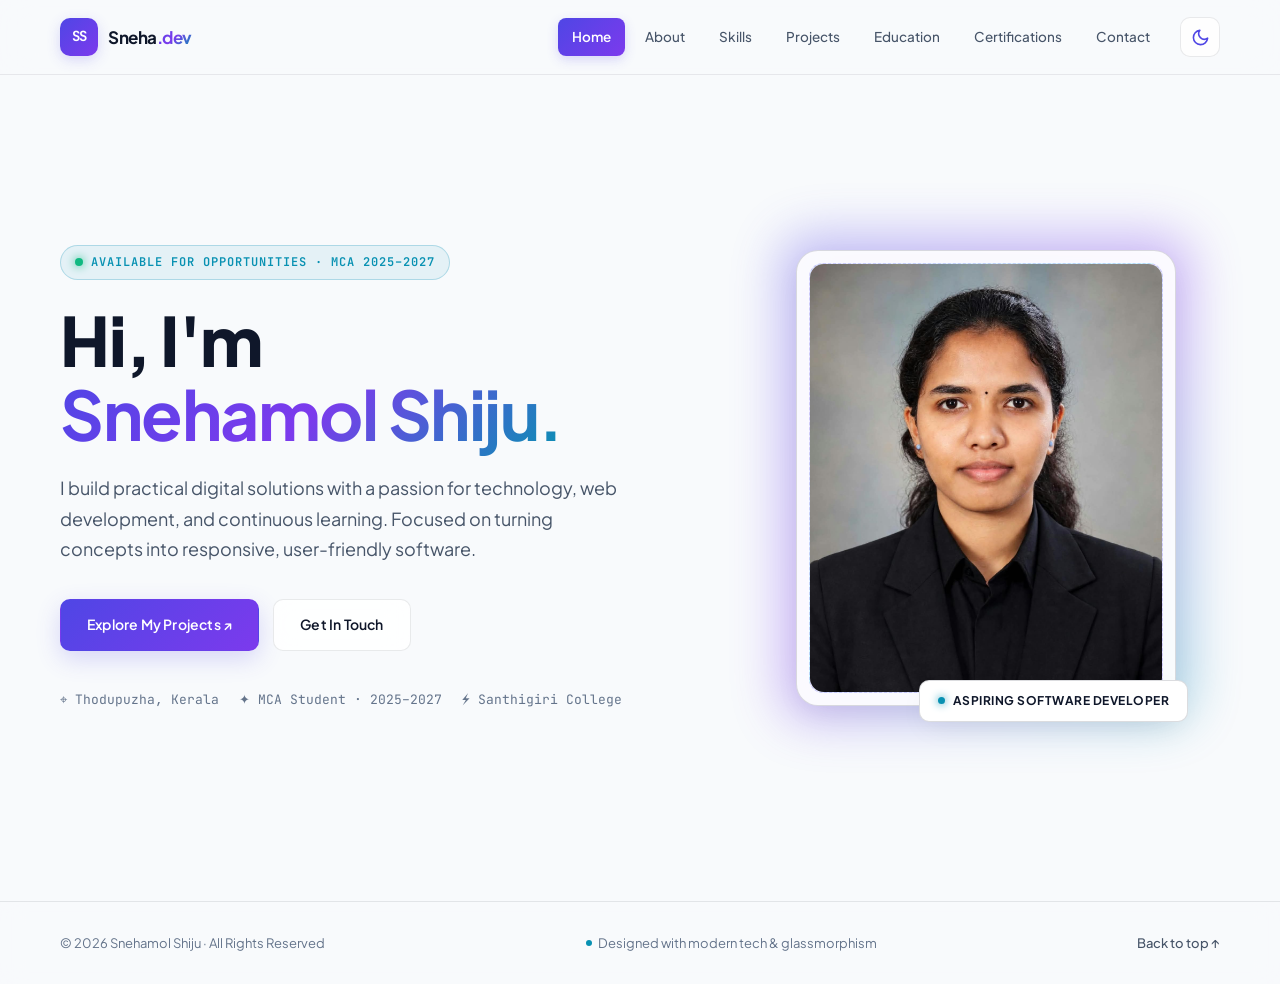
<file: index.html>
<!DOCTYPE html>
<html lang="en">

<head>
    <meta charset="UTF-8">
    <meta name="viewport" content="width=device-width, initial-scale=1.0">
    <meta name="description" content="Portfolio of Snehamol Shiju - MCA Student & Aspiring Software Developer">
    <title>Snehamol Shiju | Portfolio</title>
    <link rel="stylesheet" href="style.css">
    <script>
        (function () {
            const saved = localStorage.getItem('portfolio-theme');
            if (saved === 'light' || (!saved && window.matchMedia('(prefers-color-scheme: light)').matches)) {
                document.documentElement.setAttribute('data-theme', 'light');
            }
        })();
    </script>
</head>

<body>
    <header>
        <nav class="wrap">
            <a class="logo" href="index.html">
                <span class="logo-badge">SS</span>
                <span class="logo-name">Sneha<span class="gradient-text">.dev</span></span>
            </a>
            <div class="nav-right">
                <div class="navlinks">
                    <a class="active" href="index.html">Home</a>
                    <a href="about.html">About</a>
                    <a href="skills.html">Skills</a>
                    <a href="projects.html">Projects</a>
                    <a href="education.html">Education</a>
                    <a href="certifications.html">Certifications</a>
                    <a href="contact.html">Contact</a>
                </div>
                <button class="theme-toggle" id="theme-toggle" aria-label="Toggle Dark / Light theme"
                    title="Toggle theme">
                    <svg class="icon-sun" viewBox="0 0 24 24">
                        <circle cx="12" cy="12" r="5"></circle>
                        <line x1="12" y1="1" x2="12" y2="3"></line>
                        <line x1="12" y1="21" x2="12" y2="23"></line>
                        <line x1="4.22" y1="4.22" x2="5.64" y2="5.64"></line>
                        <line x1="18.36" y1="18.36" x2="19.78" y2="19.78"></line>
                        <line x1="1" y1="12" x2="3" y2="12"></line>
                        <line x1="21" y1="12" x2="23" y2="12"></line>
                        <line x1="4.22" y1="19.78" x2="5.64" y2="18.36"></line>
                        <line x1="18.36" y1="5.64" x2="19.78" y2="4.22"></line>
                    </svg>
                    <svg class="icon-moon" viewBox="0 0 24 24">
                        <path d="M21 12.79A9 9 0 1 1 11.21 3 7 7 0 0 0 21 12.79z"></path>
                    </svg>
                </button>
                <button class="menu" aria-label="Toggle navigation" aria-expanded="false">☰</button>
            </div>
        </nav>
    </header>

    <main>
        <section class="wrap hero">
            <div>
                <div class="kicker">
                    <span class="status-dot"></span> Available for Opportunities · MCA 2025–2027
                </div>
                <h1>Hi, I'm<br><span class="gradient-text">Snehamol Shiju.</span></h1>
                <p class="lead">
                    I build practical digital solutions with a passion for technology, web development, and continuous
                    learning. Focused on turning concepts into responsive, user-friendly software.
                </p>
                <div class="actions">
                    <a class="btn primary" href="projects.html">Explore My Projects ↗</a>
                    <a class="btn ghost" href="contact.html">Get In Touch</a>
                </div>
                <div class="meta">
                    <span>⌖ Thodupuzha, Kerala</span>
                    <span>✦ MCA Student · 2025–2027</span>
                    <span>⚡ Santhigiri College</span>
                </div>
            </div>

            <div class="photo-wrap">
                <div class="photo-frame">
                    <div class="photo-placeholder" id="photo-placeholder"><img src="images/sneha.jpeg" alt=""></div>
                </div>
                <div class="photo-caption">ASPIRING SOFTWARE DEVELOPER</div>
            </div>
        </section>
    </main>

    <footer>
        <div class="wrap foot">
            <span>© 2026 Snehamol Shiju · All Rights Reserved</span>
            <span class="foot-designer"><span class="dot"></span> Designed with modern tech &amp; glassmorphism</span>
            <a href="index.html">Back to top ↑</a>
        </div>
    </footer>

    <script src="script.js"></script>
</body>

</html>
</file>
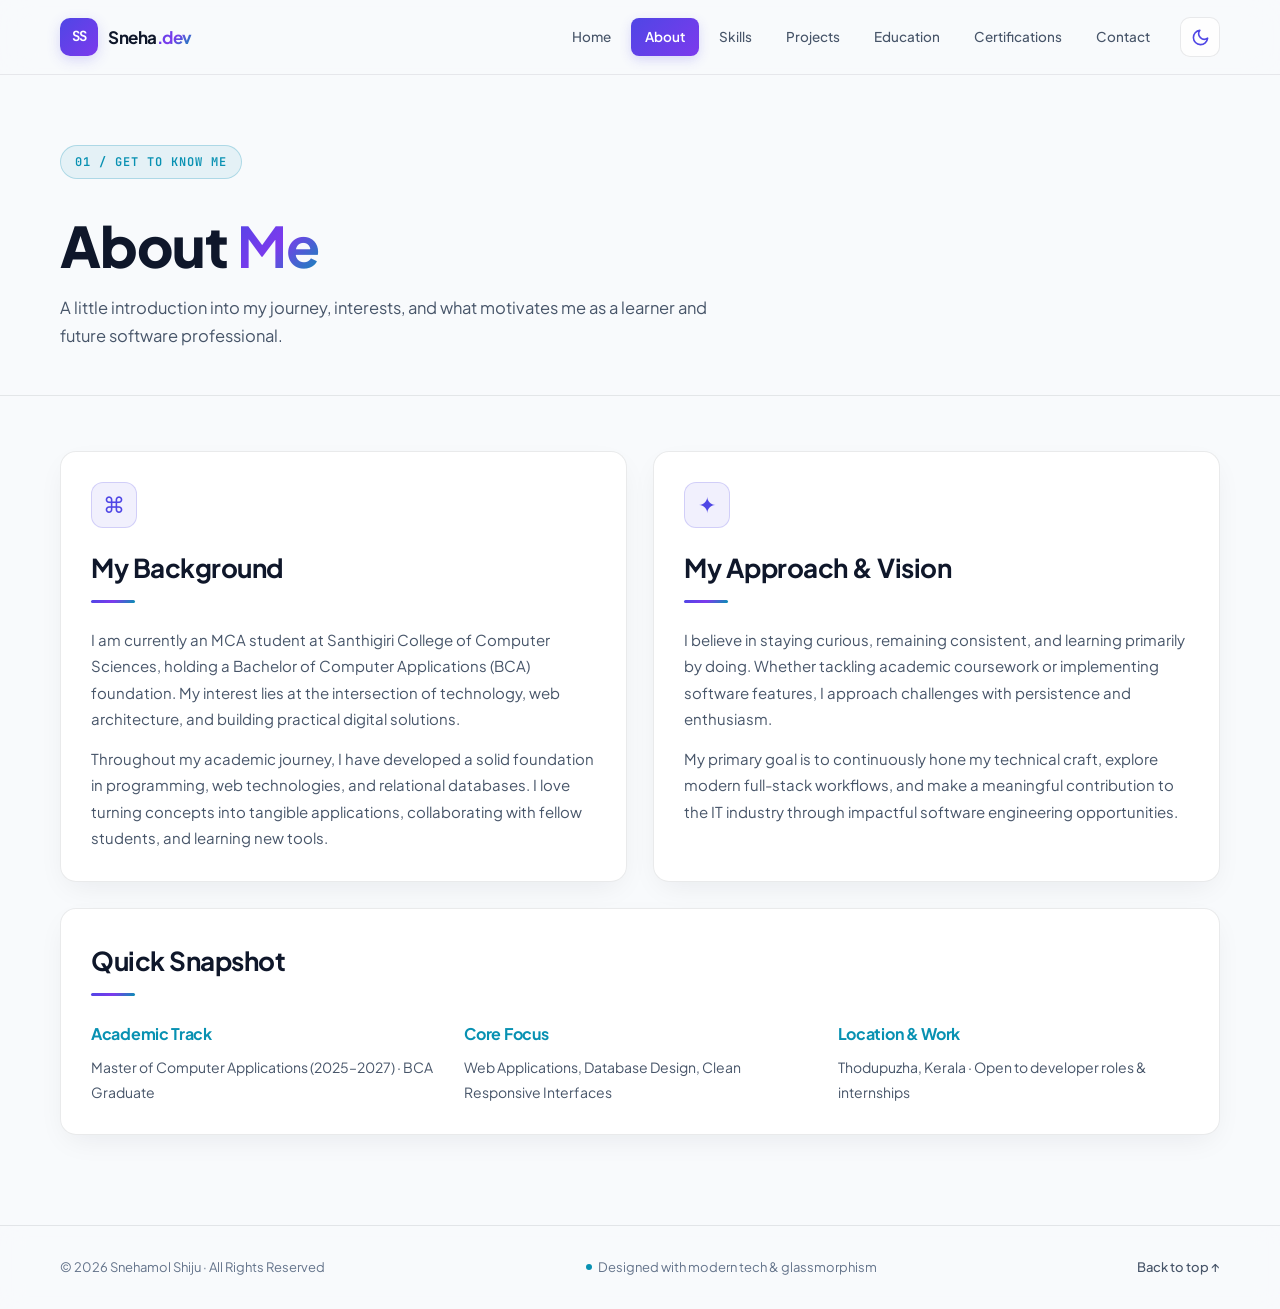
<file: about.html>
<!DOCTYPE html>
<html lang="en">
<head>
  <meta charset="UTF-8">
  <meta name="viewport" content="width=device-width, initial-scale=1.0">
  <meta name="description" content="About Snehamol Shiju - Background, education, and career approach">
  <title>About | Snehamol Shiju</title>
  <link rel="stylesheet" href="style.css">
  <script>
    (function(){
      const saved = localStorage.getItem('portfolio-theme');
      if(saved === 'light' || (!saved && window.matchMedia('(prefers-color-scheme: light)').matches)) {
        document.documentElement.setAttribute('data-theme', 'light');
      }
    })();
  </script>
</head>
<body>
  <header>
    <nav class="wrap">
      <a class="logo" href="index.html">
        <span class="logo-badge">SS</span>
        <span class="logo-name">Sneha<span class="gradient-text">.dev</span></span>
      </a>
      <div class="nav-right">
        <div class="navlinks">
          <a href="index.html">Home</a>
          <a class="active" href="about.html">About</a>
          <a href="skills.html">Skills</a>
          <a href="projects.html">Projects</a>
          <a href="education.html">Education</a>
          <a href="certifications.html">Certifications</a>
          <a href="contact.html">Contact</a>
        </div>
        <button class="theme-toggle" id="theme-toggle" aria-label="Toggle Dark / Light theme" title="Toggle theme">
          <svg class="icon-sun" viewBox="0 0 24 24"><circle cx="12" cy="12" r="5"></circle><line x1="12" y1="1" x2="12" y2="3"></line><line x1="12" y1="21" x2="12" y2="23"></line><line x1="4.22" y1="4.22" x2="5.64" y2="5.64"></line><line x1="18.36" y1="18.36" x2="19.78" y2="19.78"></line><line x1="1" y1="12" x2="3" y2="12"></line><line x1="21" y1="12" x2="23" y2="12"></line><line x1="4.22" y1="19.78" x2="5.64" y2="18.36"></line><line x1="18.36" y1="5.64" x2="19.78" y2="4.22"></line></svg>
          <svg class="icon-moon" viewBox="0 0 24 24"><path d="M21 12.79A9 9 0 1 1 11.21 3 7 7 0 0 0 21 12.79z"></path></svg>
        </button>
        <button class="menu" aria-label="Toggle navigation" aria-expanded="false">☰</button>
      </div>
    </nav>
  </header>

  <main>
    <section class="page-hero">
      <div class="wrap">
        <div class="kicker">01 / GET TO KNOW ME</div>
        <h1>About <span class="gradient-text">Me</span></h1>
        <p>A little introduction into my journey, interests, and what motivates me as a learner and future software professional.</p>
      </div>
    </section>

    <section class="content wrap">
      <div class="two">
        <article class="panel">
          <div class="symbol">⌘</div>
          <h2 class="section-title">My Background</h2>
          <p class="muted">
            I am currently an MCA student at Santhigiri College of Computer Sciences, holding a Bachelor of Computer Applications (BCA) foundation. My interest lies at the intersection of technology, web architecture, and building practical digital solutions.
          </p>
          <p class="muted">
            Throughout my academic journey, I have developed a solid foundation in programming, web technologies, and relational databases. I love turning concepts into tangible applications, collaborating with fellow students, and learning new tools.
          </p>
        </article>

        <article class="panel">
          <div class="symbol">✦</div>
          <h2 class="section-title">My Approach &amp; Vision</h2>
          <p class="muted">
            I believe in staying curious, remaining consistent, and learning primarily by doing. Whether tackling academic coursework or implementing software features, I approach challenges with persistence and enthusiasm.
          </p>
          <p class="muted">
            My primary goal is to continuously hone my technical craft, explore modern full-stack workflows, and make a meaningful contribution to the IT industry through impactful software engineering opportunities.
          </p>
        </article>
      </div>

      <div class="panel" style="margin-top: 26px;">
        <h2 class="section-title">Quick Snapshot</h2>
        <div class="three" style="margin-top: 18px;">
          <div>
            <h3 style="font-size: 16px; color: var(--secondary);">Academic Track</h3>
            <p class="muted" style="font-size: 14px;">Master of Computer Applications (2025–2027) &middot; BCA Graduate</p>
          </div>
          <div>
            <h3 style="font-size: 16px; color: var(--secondary);">Core Focus</h3>
            <p class="muted" style="font-size: 14px;">Web Applications, Database Design, Clean Responsive Interfaces</p>
          </div>
          <div>
            <h3 style="font-size: 16px; color: var(--secondary);">Location &amp; Work</h3>
            <p class="muted" style="font-size: 14px;">Thodupuzha, Kerala &middot; Open to developer roles &amp; internships</p>
          </div>
        </div>
      </div>
    </section>
  </main>

  <footer>
    <div class="wrap foot">
      <span>© 2026 Snehamol Shiju · All Rights Reserved</span>
      <span class="foot-designer"><span class="dot"></span> Designed with modern tech &amp; glassmorphism</span>
      <a href="index.html">Back to top ↑</a>
    </div>
  </footer>

  <script src="script.js"></script>
</body>
</html>
</file>
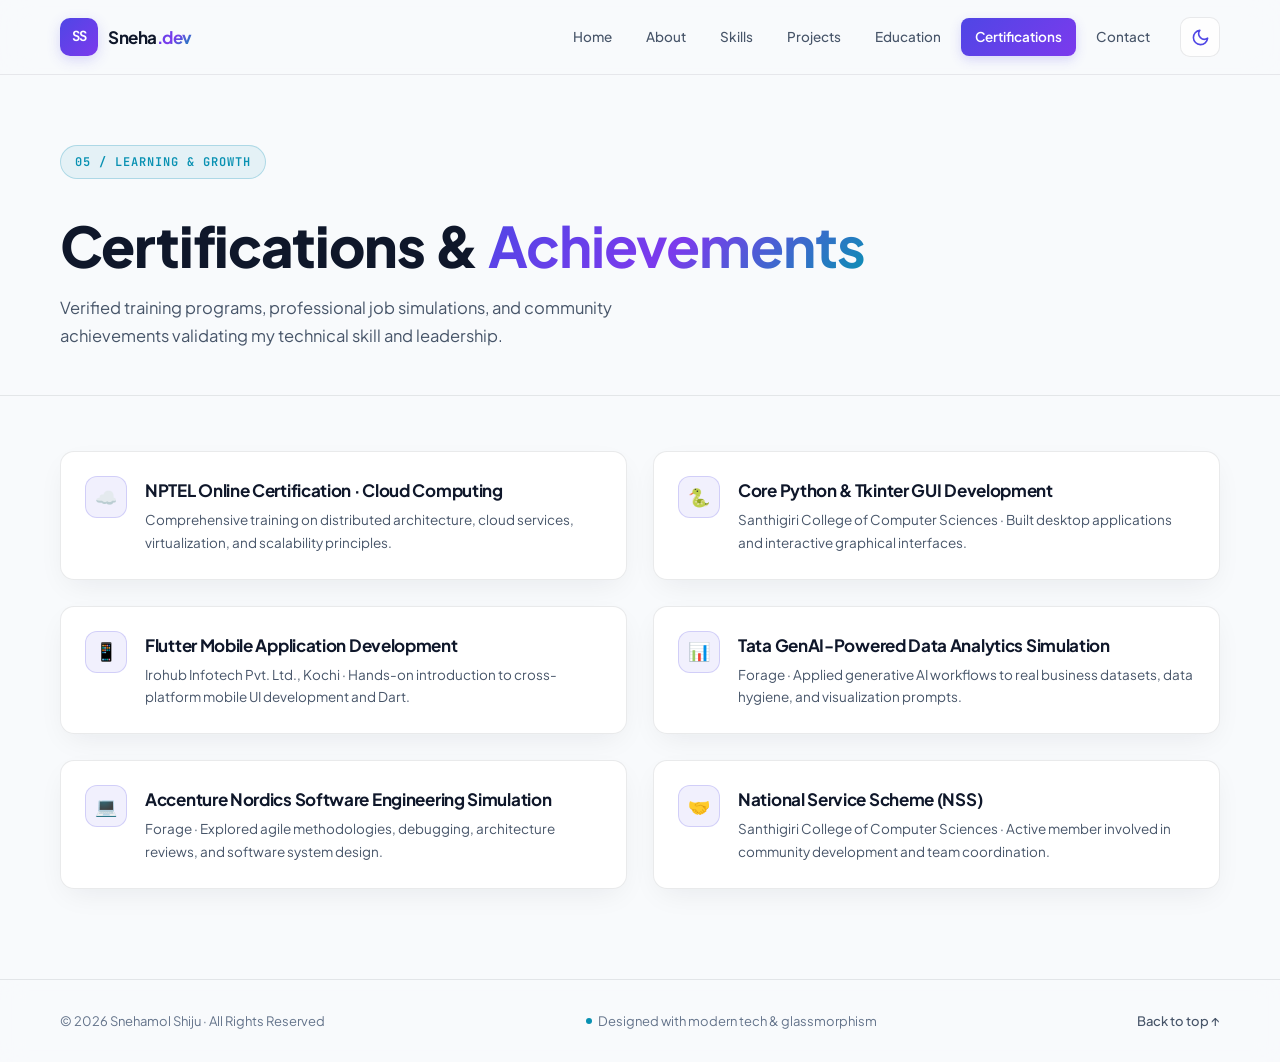
<file: certifications.html>
<!DOCTYPE html>
<html lang="en">
<head>
  <meta charset="UTF-8">
  <meta name="viewport" content="width=device-width, initial-scale=1.0">
  <meta name="description" content="Certifications and Achievements of Snehamol Shiju">
  <title>Certifications | Snehamol Shiju</title>
  <link rel="stylesheet" href="style.css">
  <script>
    (function(){
      const saved = localStorage.getItem('portfolio-theme');
      if(saved === 'light' || (!saved && window.matchMedia('(prefers-color-scheme: light)').matches)) {
        document.documentElement.setAttribute('data-theme', 'light');
      }
    })();
  </script>
</head>
<body>
  <header>
    <nav class="wrap">
      <a class="logo" href="index.html">
        <span class="logo-badge">SS</span>
        <span class="logo-name">Sneha<span class="gradient-text">.dev</span></span>
      </a>
      <div class="nav-right">
        <div class="navlinks">
          <a href="index.html">Home</a>
          <a href="about.html">About</a>
          <a href="skills.html">Skills</a>
          <a href="projects.html">Projects</a>
          <a href="education.html">Education</a>
          <a class="active" href="certifications.html">Certifications</a>
          <a href="contact.html">Contact</a>
        </div>
        <button class="theme-toggle" id="theme-toggle" aria-label="Toggle Dark / Light theme" title="Toggle theme">
          <svg class="icon-sun" viewBox="0 0 24 24"><circle cx="12" cy="12" r="5"></circle><line x1="12" y1="1" x2="12" y2="3"></line><line x1="12" y1="21" x2="12" y2="23"></line><line x1="4.22" y1="4.22" x2="5.64" y2="5.64"></line><line x1="18.36" y1="18.36" x2="19.78" y2="19.78"></line><line x1="1" y1="12" x2="3" y2="12"></line><line x1="21" y1="12" x2="23" y2="12"></line><line x1="4.22" y1="19.78" x2="5.64" y2="18.36"></line><line x1="18.36" y1="5.64" x2="19.78" y2="4.22"></line></svg>
          <svg class="icon-moon" viewBox="0 0 24 24"><path d="M21 12.79A9 9 0 1 1 11.21 3 7 7 0 0 0 21 12.79z"></path></svg>
        </button>
        <button class="menu" aria-label="Toggle navigation" aria-expanded="false">☰</button>
      </div>
    </nav>
  </header>

  <main>
    <section class="page-hero">
      <div class="wrap">
        <div class="kicker">05 / LEARNING &amp; GROWTH</div>
        <h1>Certifications &amp; <span class="gradient-text">Achievements</span></h1>
        <p>Verified training programs, professional job simulations, and community achievements validating my technical skill and leadership.</p>
      </div>
    </section>

    <section class="content wrap">
      <div class="two">
        <article class="cert-card">
          <div class="symbol">☁️</div>
          <div>
            <h3>NPTEL Online Certification &middot; Cloud Computing</h3>
            <p>Comprehensive training on distributed architecture, cloud services, virtualization, and scalability principles.</p>
          </div>
        </article>

        <article class="cert-card">
          <div class="symbol">🐍</div>
          <div>
            <h3>Core Python &amp; Tkinter GUI Development</h3>
            <p>Santhigiri College of Computer Sciences &middot; Built desktop applications and interactive graphical interfaces.</p>
          </div>
        </article>

        <article class="cert-card">
          <div class="symbol">📱</div>
          <div>
            <h3>Flutter Mobile Application Development</h3>
            <p>Irohub Infotech Pvt. Ltd., Kochi &middot; Hands-on introduction to cross-platform mobile UI development and Dart.</p>
          </div>
        </article>

        <article class="cert-card">
          <div class="symbol">📊</div>
          <div>
            <h3>Tata GenAI-Powered Data Analytics Simulation</h3>
            <p>Forage &middot; Applied generative AI workflows to real business datasets, data hygiene, and visualization prompts.</p>
          </div>
        </article>

        <article class="cert-card">
          <div class="symbol">💻</div>
          <div>
            <h3>Accenture Nordics Software Engineering Simulation</h3>
            <p>Forage &middot; Explored agile methodologies, debugging, architecture reviews, and software system design.</p>
          </div>
        </article>

        <article class="cert-card">
          <div class="symbol">🤝</div>
          <div>
            <h3>National Service Scheme (NSS)</h3>
            <p>Santhigiri College of Computer Sciences &middot; Active member involved in community development and team coordination.</p>
          </div>
        </article>
      </div>
    </section>
  </main>

  <footer>
    <div class="wrap foot">
      <span>© 2026 Snehamol Shiju · All Rights Reserved</span>
      <span class="foot-designer"><span class="dot"></span> Designed with modern tech &amp; glassmorphism</span>
      <a href="index.html">Back to top ↑</a>
    </div>
  </footer>

  <script src="script.js"></script>
</body>
</html>
</file>
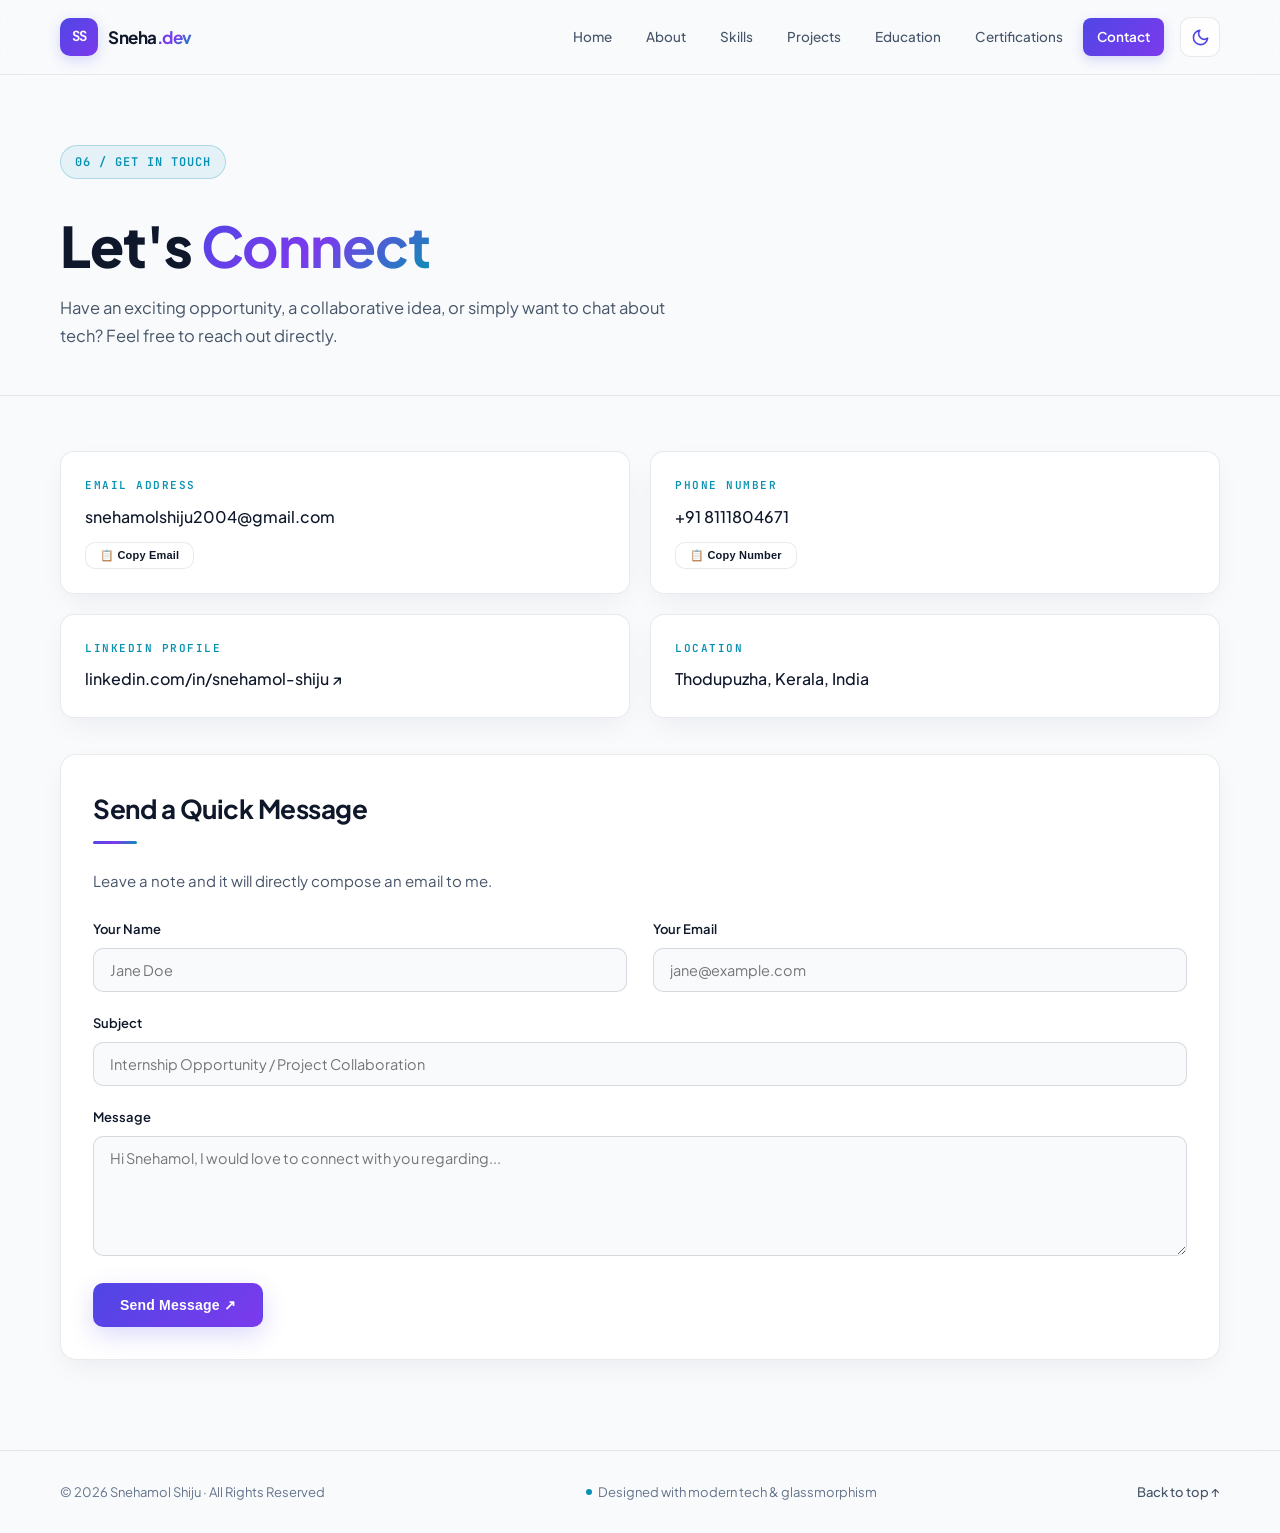
<file: contact.html>
<!DOCTYPE html>
<html lang="en">
<head>
  <meta charset="UTF-8">
  <meta name="viewport" content="width=device-width, initial-scale=1.0">
  <meta name="description" content="Contact Snehamol Shiju - Email, LinkedIn, and Inquiry Form">
  <title>Contact | Snehamol Shiju</title>
  <link rel="stylesheet" href="style.css">
  <script>
    (function(){
      const saved = localStorage.getItem('portfolio-theme');
      if(saved === 'light' || (!saved && window.matchMedia('(prefers-color-scheme: light)').matches)) {
        document.documentElement.setAttribute('data-theme', 'light');
      }
    })();
  </script>
</head>
<body>
  <header>
    <nav class="wrap">
      <a class="logo" href="index.html">
        <span class="logo-badge">SS</span>
        <span class="logo-name">Sneha<span class="gradient-text">.dev</span></span>
      </a>
      <div class="nav-right">
        <div class="navlinks">
          <a href="index.html">Home</a>
          <a href="about.html">About</a>
          <a href="skills.html">Skills</a>
          <a href="projects.html">Projects</a>
          <a href="education.html">Education</a>
          <a href="certifications.html">Certifications</a>
          <a class="active" href="contact.html">Contact</a>
        </div>
        <button class="theme-toggle" id="theme-toggle" aria-label="Toggle Dark / Light theme" title="Toggle theme">
          <svg class="icon-sun" viewBox="0 0 24 24"><circle cx="12" cy="12" r="5"></circle><line x1="12" y1="1" x2="12" y2="3"></line><line x1="12" y1="21" x2="12" y2="23"></line><line x1="4.22" y1="4.22" x2="5.64" y2="5.64"></line><line x1="18.36" y1="18.36" x2="19.78" y2="19.78"></line><line x1="1" y1="12" x2="3" y2="12"></line><line x1="21" y1="12" x2="23" y2="12"></line><line x1="4.22" y1="19.78" x2="5.64" y2="18.36"></line><line x1="18.36" y1="5.64" x2="19.78" y2="4.22"></line></svg>
          <svg class="icon-moon" viewBox="0 0 24 24"><path d="M21 12.79A9 9 0 1 1 11.21 3 7 7 0 0 0 21 12.79z"></path></svg>
        </button>
        <button class="menu" aria-label="Toggle navigation" aria-expanded="false">☰</button>
      </div>
    </nav>
  </header>

  <main>
    <section class="page-hero">
      <div class="wrap">
        <div class="kicker">06 / GET IN TOUCH</div>
        <h1>Let's <span class="gradient-text">Connect</span></h1>
        <p>Have an exciting opportunity, a collaborative idea, or simply want to chat about tech? Feel free to reach out directly.</p>
      </div>
    </section>

    <section class="content wrap">
      <!-- Direct Contact Methods -->
      <div class="contact-grid">
        <div class="contact-item">
          <small>EMAIL ADDRESS</small>
          <a href="mailto:snehamolshiju2004@gmail.com">snehamolshiju2004@gmail.com</a>
          <div style="margin-top: 10px;">
            <button class="btn ghost" style="padding: 6px 14px; font-size: 11px;" data-copy="snehamolshiju2004@gmail.com">
              📋 Copy Email
            </button>
          </div>
        </div>

        <div class="contact-item">
          <small>PHONE NUMBER</small>
          <a href="tel:+918111804671">+91 8111804671</a>
          <div style="margin-top: 10px;">
            <button class="btn ghost" style="padding: 6px 14px; font-size: 11px;" data-copy="+918111804671">
              📋 Copy Number
            </button>
          </div>
        </div>

        <div class="contact-item">
          <small>LINKEDIN PROFILE</small>
          <a href="https://www.linkedin.com/in/snehamol-shiju" target="_blank" rel="noopener">
            linkedin.com/in/snehamol-shiju ↗
          </a>
        </div>

        <div class="contact-item">
          <small>LOCATION</small>
          <span>Thodupuzha, Kerala, India</span>
        </div>
      </div>

      <!-- Quick Message Form -->
      <div class="contact-form-card">
        <h2 class="section-title">Send a Quick Message</h2>
        <p class="muted" style="margin-bottom: 24px;">
          Leave a note and it will directly compose an email to me.
        </p>

        <form id="contact-form">
          <div class="two">
            <div class="form-group">
              <label for="form-name">Your Name</label>
              <input type="text" id="form-name" class="form-control" placeholder="Jane Doe" required>
            </div>
            <div class="form-group">
              <label for="form-email">Your Email</label>
              <input type="email" id="form-email" class="form-control" placeholder="jane@example.com" required>
            </div>
          </div>

          <div class="form-group">
            <label for="form-subject">Subject</label>
            <input type="text" id="form-subject" class="form-control" placeholder="Internship Opportunity / Project Collaboration" required>
          </div>

          <div class="form-group">
            <label for="form-message">Message</label>
            <textarea id="form-message" class="form-control" placeholder="Hi Snehamol, I would love to connect with you regarding..." required></textarea>
          </div>

          <button type="submit" class="btn primary">
            Send Message ↗
          </button>
        </form>
      </div>
    </section>
  </main>

  <footer>
    <div class="wrap foot">
      <span>© 2026 Snehamol Shiju · All Rights Reserved</span>
      <span class="foot-designer"><span class="dot"></span> Designed with modern tech &amp; glassmorphism</span>
      <a href="index.html">Back to top ↑</a>
    </div>
  </footer>

  <script src="script.js"></script>
</body>
</html>
</file>
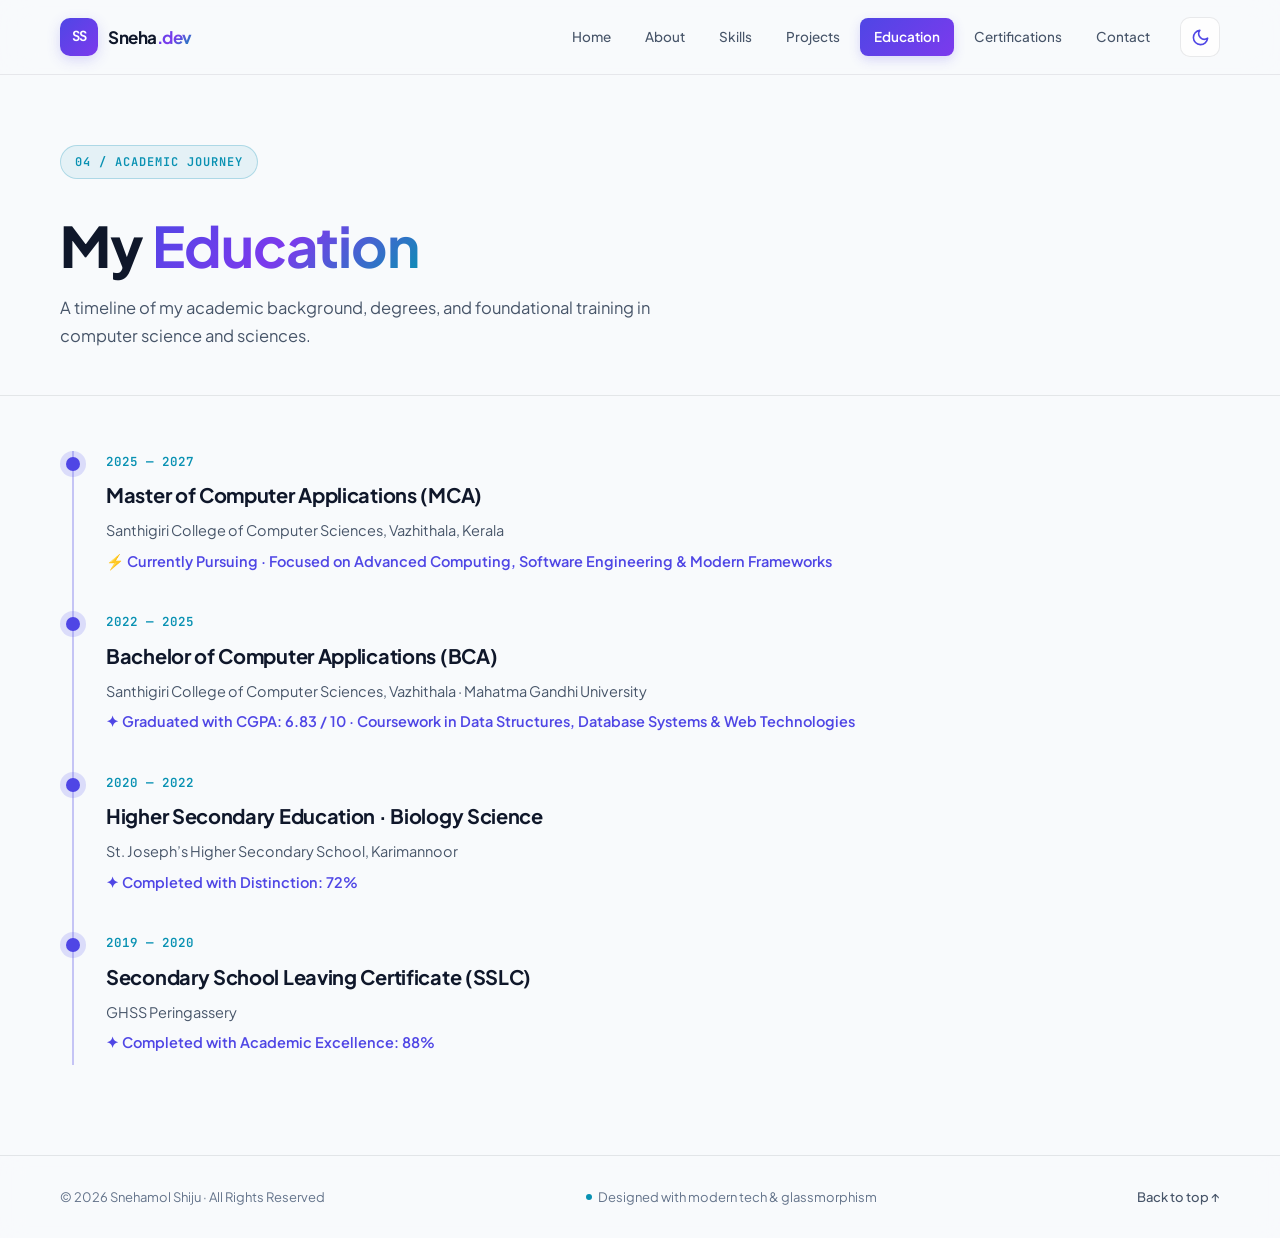
<file: education.html>
<!DOCTYPE html>
<html lang="en">
<head>
  <meta charset="UTF-8">
  <meta name="viewport" content="width=device-width, initial-scale=1.0">
  <meta name="description" content="Academic Background and Education Journey of Snehamol Shiju">
  <title>Education | Snehamol Shiju</title>
  <link rel="stylesheet" href="style.css">
  <script>
    (function(){
      const saved = localStorage.getItem('portfolio-theme');
      if(saved === 'light' || (!saved && window.matchMedia('(prefers-color-scheme: light)').matches)) {
        document.documentElement.setAttribute('data-theme', 'light');
      }
    })();
  </script>
</head>
<body>
  <header>
    <nav class="wrap">
      <a class="logo" href="index.html">
        <span class="logo-badge">SS</span>
        <span class="logo-name">Sneha<span class="gradient-text">.dev</span></span>
      </a>
      <div class="nav-right">
        <div class="navlinks">
          <a href="index.html">Home</a>
          <a href="about.html">About</a>
          <a href="skills.html">Skills</a>
          <a href="projects.html">Projects</a>
          <a class="active" href="education.html">Education</a>
          <a href="certifications.html">Certifications</a>
          <a href="contact.html">Contact</a>
        </div>
        <button class="theme-toggle" id="theme-toggle" aria-label="Toggle Dark / Light theme" title="Toggle theme">
          <svg class="icon-sun" viewBox="0 0 24 24"><circle cx="12" cy="12" r="5"></circle><line x1="12" y1="1" x2="12" y2="3"></line><line x1="12" y1="21" x2="12" y2="23"></line><line x1="4.22" y1="4.22" x2="5.64" y2="5.64"></line><line x1="18.36" y1="18.36" x2="19.78" y2="19.78"></line><line x1="1" y1="12" x2="3" y2="12"></line><line x1="21" y1="12" x2="23" y2="12"></line><line x1="4.22" y1="19.78" x2="5.64" y2="18.36"></line><line x1="18.36" y1="5.64" x2="19.78" y2="4.22"></line></svg>
          <svg class="icon-moon" viewBox="0 0 24 24"><path d="M21 12.79A9 9 0 1 1 11.21 3 7 7 0 0 0 21 12.79z"></path></svg>
        </button>
        <button class="menu" aria-label="Toggle navigation" aria-expanded="false">☰</button>
      </div>
    </nav>
  </header>

  <main>
    <section class="page-hero">
      <div class="wrap">
        <div class="kicker">04 / ACADEMIC JOURNEY</div>
        <h1>My <span class="gradient-text">Education</span></h1>
        <p>A timeline of my academic background, degrees, and foundational training in computer science and sciences.</p>
      </div>
    </section>

    <section class="content wrap">
      <div class="timeline">
        <!-- MCA -->
        <div class="timeline-item">
          <div class="date">2025 — 2027</div>
          <h3>Master of Computer Applications (MCA)</h3>
          <p>Santhigiri College of Computer Sciences, Vazhithala, Kerala</p>
          <p class="highlight-text">⚡ Currently Pursuing &middot; Focused on Advanced Computing, Software Engineering &amp; Modern Frameworks</p>
        </div>

        <!-- BCA -->
        <div class="timeline-item">
          <div class="date">2022 — 2025</div>
          <h3>Bachelor of Computer Applications (BCA)</h3>
          <p>Santhigiri College of Computer Sciences, Vazhithala &middot; Mahatma Gandhi University</p>
          <p class="highlight-text">✦ Graduated with CGPA: 6.83 / 10 &middot; Coursework in Data Structures, Database Systems &amp; Web Technologies</p>
        </div>

        <!-- Higher Secondary -->
        <div class="timeline-item">
          <div class="date">2020 — 2022</div>
          <h3>Higher Secondary Education &middot; Biology Science</h3>
          <p>St. Joseph’s Higher Secondary School, Karimannoor</p>
          <p class="highlight-text">✦ Completed with Distinction: 72%</p>
        </div>

        <!-- Secondary -->
        <div class="timeline-item">
          <div class="date">2019 — 2020</div>
          <h3>Secondary School Leaving Certificate (SSLC)</h3>
          <p>GHSS Peringassery</p>
          <p class="highlight-text">✦ Completed with Academic Excellence: 88%</p>
        </div>
      </div>
    </section>
  </main>

  <footer>
    <div class="wrap foot">
      <span>© 2026 Snehamol Shiju · All Rights Reserved</span>
      <span class="foot-designer"><span class="dot"></span> Designed with modern tech &amp; glassmorphism</span>
      <a href="index.html">Back to top ↑</a>
    </div>
  </footer>

  <script src="script.js"></script>
</body>
</html>
</file>
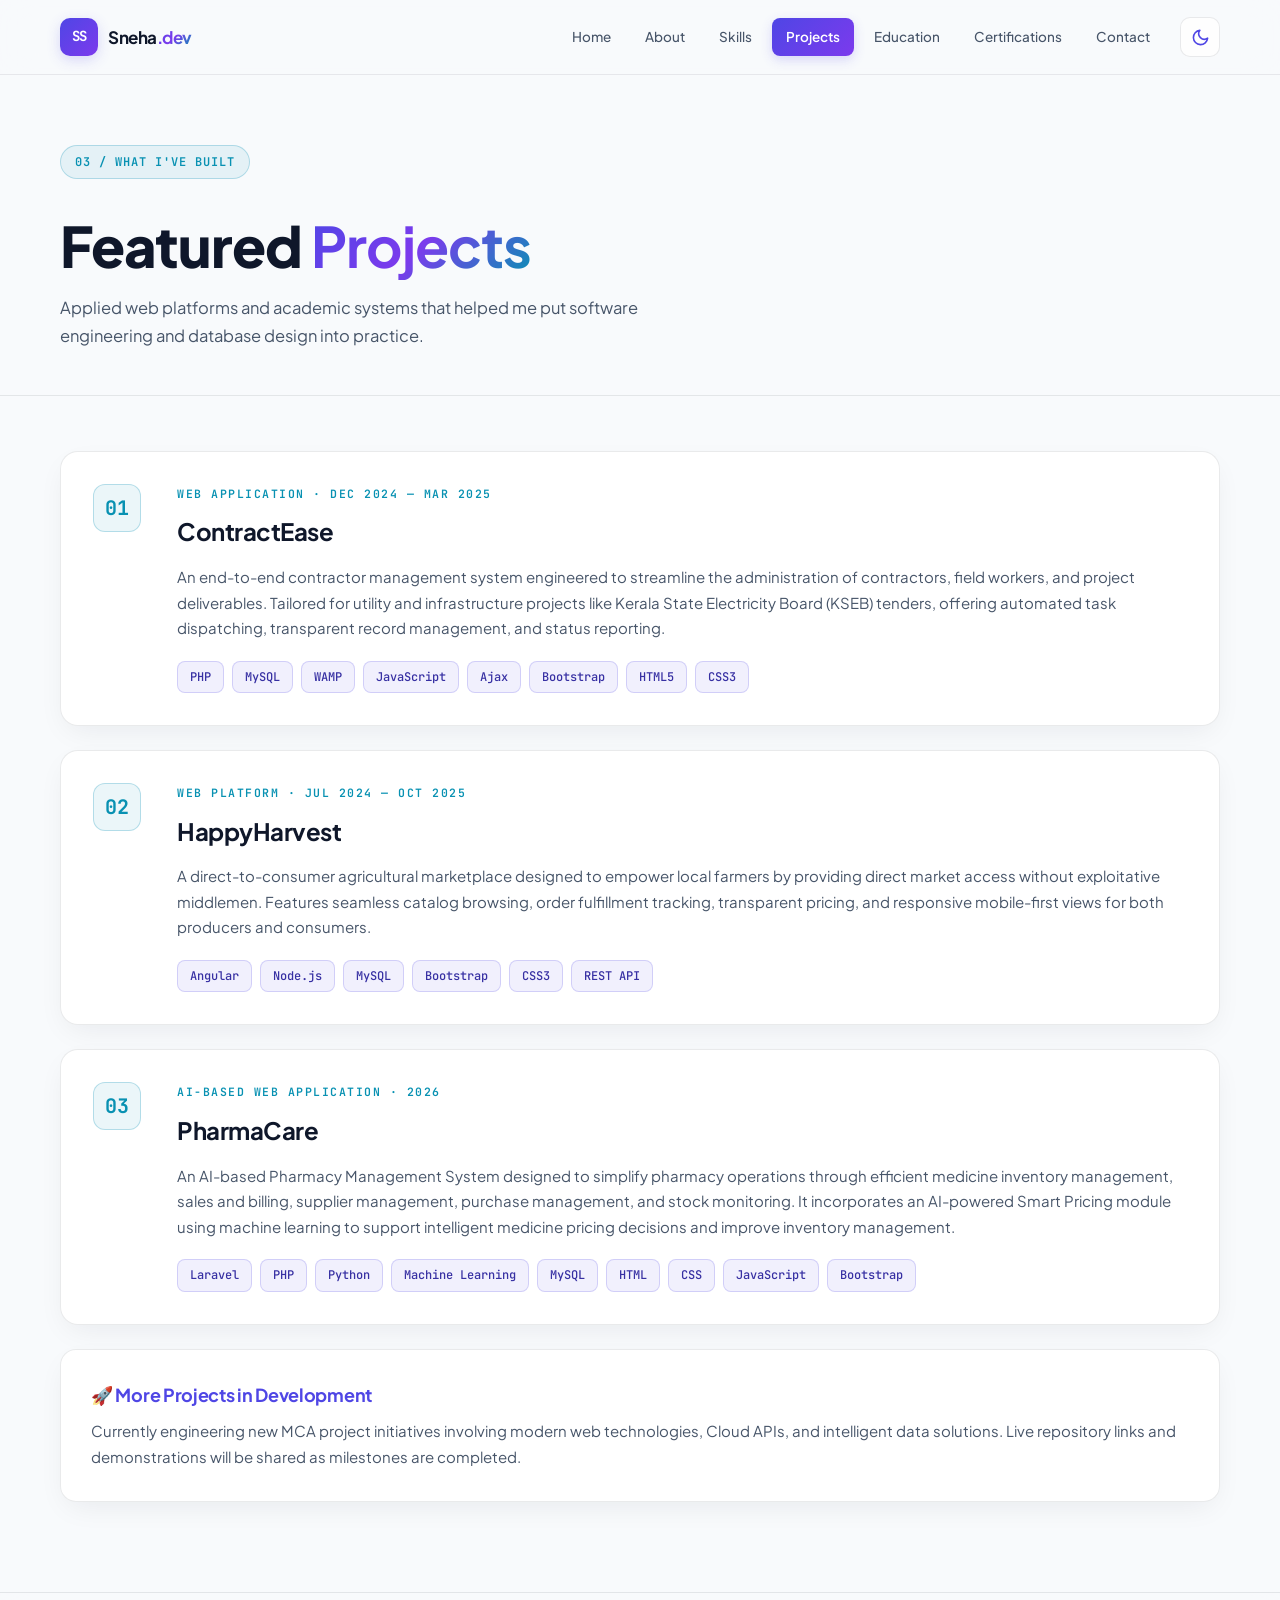
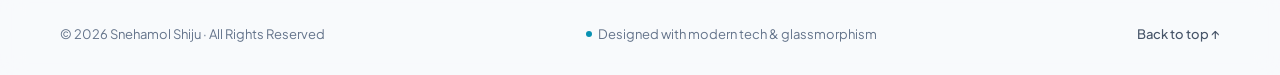
<file: projects.html>
<!DOCTYPE html>
<html lang="en">

<head>
  <meta charset="UTF-8">
  <meta name="viewport" content="width=device-width, initial-scale=1.0">
  <meta name="description" content="Featured Projects of Snehamol Shiju - Full Stack & Web Applications">
  <title>Projects | Snehamol Shiju</title>
  <link rel="stylesheet" href="style.css">
  <script>
    (function () {
      const saved = localStorage.getItem('portfolio-theme');
      if (saved === 'light' || (!saved && window.matchMedia('(prefers-color-scheme: light)').matches)) {
        document.documentElement.setAttribute('data-theme', 'light');
      }
    })();
  </script>
</head>

<body>
  <header>
    <nav class="wrap">
      <a class="logo" href="index.html">
        <span class="logo-badge">SS</span>
        <span class="logo-name">Sneha<span class="gradient-text">.dev</span></span>
      </a>
      <div class="nav-right">
        <div class="navlinks">
          <a href="index.html">Home</a>
          <a href="about.html">About</a>
          <a href="skills.html">Skills</a>
          <a class="active" href="projects.html">Projects</a>
          <a href="education.html">Education</a>
          <a href="certifications.html">Certifications</a>
          <a href="contact.html">Contact</a>
        </div>
        <button class="theme-toggle" id="theme-toggle" aria-label="Toggle Dark / Light theme" title="Toggle theme">
          <svg class="icon-sun" viewBox="0 0 24 24">
            <circle cx="12" cy="12" r="5"></circle>
            <line x1="12" y1="1" x2="12" y2="3"></line>
            <line x1="12" y1="21" x2="12" y2="23"></line>
            <line x1="4.22" y1="4.22" x2="5.64" y2="5.64"></line>
            <line x1="18.36" y1="18.36" x2="19.78" y2="19.78"></line>
            <line x1="1" y1="12" x2="3" y2="12"></line>
            <line x1="21" y1="12" x2="23" y2="12"></line>
            <line x1="4.22" y1="19.78" x2="5.64" y2="18.36"></line>
            <line x1="18.36" y1="5.64" x2="19.78" y2="4.22"></line>
          </svg>
          <svg class="icon-moon" viewBox="0 0 24 24">
            <path d="M21 12.79A9 9 0 1 1 11.21 3 7 7 0 0 0 21 12.79z"></path>
          </svg>
        </button>
        <button class="menu" aria-label="Toggle navigation" aria-expanded="false">☰</button>
      </div>
    </nav>
  </header>

  <main>
    <section class="page-hero">
      <div class="wrap">
        <div class="kicker">03 / WHAT I'VE BUILT</div>
        <h1>Featured <span class="gradient-text">Projects</span></h1>
        <p>Applied web platforms and academic systems that helped me put software engineering and database design into
          practice.</p>
      </div>
    </section>

    <section class="content wrap">
      <!-- Project 01 -->
      <article class="project-card">
        <div class="number">01</div>
        <div>
          <div class="project-meta">WEB APPLICATION &middot; DEC 2024 — MAR 2025</div>
          <h2>ContractEase</h2>
          <p>
            An end-to-end contractor management system engineered to streamline the administration of contractors, field
            workers, and project deliverables. Tailored for utility and infrastructure projects like Kerala State
            Electricity Board (KSEB) tenders, offering automated task dispatching, transparent record management, and
            status reporting.
          </p>
          <div class="chips">
            <span>PHP</span>
            <span>MySQL</span>
            <span>WAMP</span>
            <span>JavaScript</span>
            <span>Ajax</span>
            <span>Bootstrap</span>
            <span>HTML5</span>
            <span>CSS3</span>
          </div>
        </div>
      </article>

      <!-- Project 02 -->
      <article class="project-card">
        <div class="number">02</div>
        <div>
          <div class="project-meta">WEB PLATFORM &middot; JUL 2024 — OCT 2025</div>
          <h2>HappyHarvest</h2>
          <p>
            A direct-to-consumer agricultural marketplace designed to empower local farmers by providing direct market
            access without exploitative middlemen. Features seamless catalog browsing, order fulfillment tracking,
            transparent pricing, and responsive mobile-first views for both producers and consumers.
          </p>
          <div class="chips">
            <span>Angular</span>
            <span>Node.js</span>
            <span>MySQL</span>
            <span>Bootstrap</span>
            <span>CSS3</span>
            <span>REST API</span>
          </div>
        </div>
      </article>

      <!--Project 03-->
      <article class="project-card">
        <div class="number">03</div>
        <div>
          <div class="project-meta">AI-BASED WEB APPLICATION · 2026</div>
          <h2>PharmaCare</h2>
          <p>
            An AI-based Pharmacy Management System designed to
            simplify pharmacy operations through efficient medicine
            inventory management, sales and billing, supplier
            management, purchase management, and stock monitoring.
            It incorporates an AI-powered Smart Pricing module
            using machine learning to support intelligent medicine
            pricing decisions and improve inventory management.
          </p>
          <div class="chips">
            <span>Laravel</span>
            <span>PHP</span>
            <span>Python</span>
            <span>Machine Learning</span>
            <span>MySQL</span>
            <span>HTML</span>
            <span>CSS</span>
            <span>JavaScript</span>
            <span>Bootstrap</span>
          </div>
        </div>
      </article>

      <!-- Upcoming / Pipeline -->
      <div class="panel">
        <h3 style="font-size: 18px; color: var(--primary); margin-bottom: 8px;">🚀 More Projects in Development</h3>
        <p class="muted">
          Currently engineering new MCA project initiatives involving modern web technologies, Cloud APIs, and
          intelligent data solutions. Live repository links and demonstrations will be shared as milestones are
          completed.
        </p>
      </div>
    </section>
  </main>

  <footer>
    <div class="wrap foot">
      <span>© 2026 Snehamol Shiju · All Rights Reserved</span>
      <span class="foot-designer"><span class="dot"></span> Designed with modern tech &amp; glassmorphism</span>
      <a href="index.html">Back to top ↑</a>
    </div>
  </footer>

  <script src="script.js"></script>
</body>

</html>
</file>
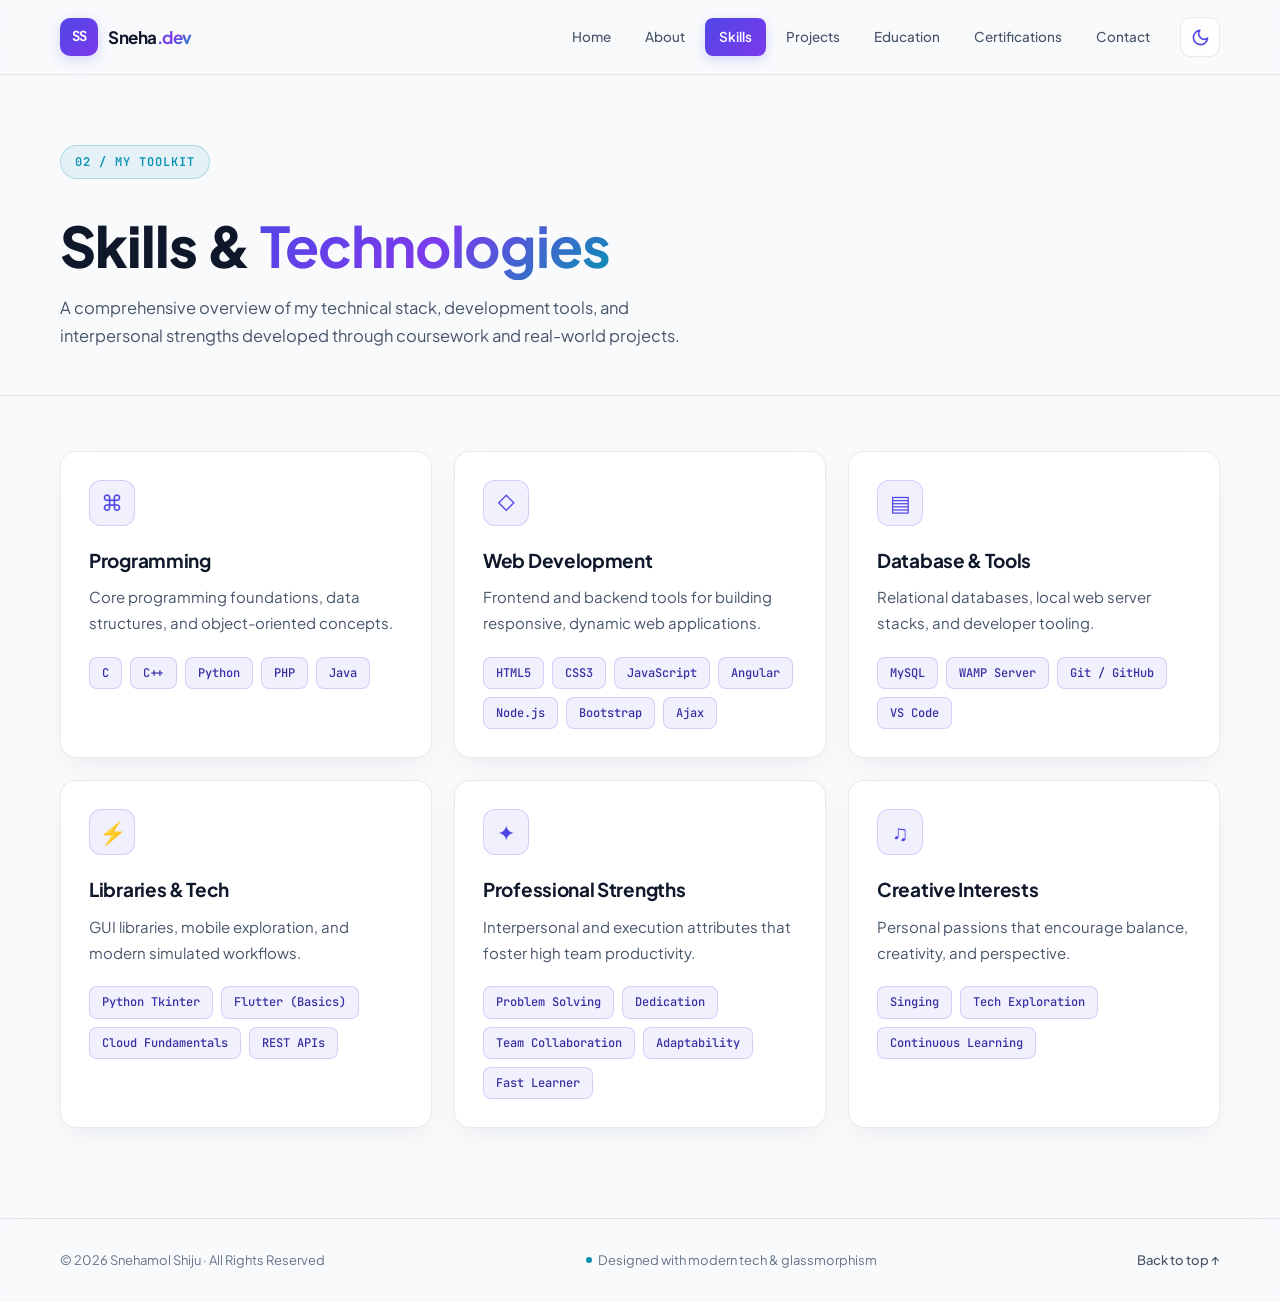
<file: skills.html>
<!DOCTYPE html>
<html lang="en">
<head>
  <meta charset="UTF-8">
  <meta name="viewport" content="width=device-width, initial-scale=1.0">
  <meta name="description" content="Technical Skills & Technologies of Snehamol Shiju">
  <title>Skills | Snehamol Shiju</title>
  <link rel="stylesheet" href="style.css">
  <script>
    (function(){
      const saved = localStorage.getItem('portfolio-theme');
      if(saved === 'light' || (!saved && window.matchMedia('(prefers-color-scheme: light)').matches)) {
        document.documentElement.setAttribute('data-theme', 'light');
      }
    })();
  </script>
</head>
<body>
  <header>
    <nav class="wrap">
      <a class="logo" href="index.html">
        <span class="logo-badge">SS</span>
        <span class="logo-name">Sneha<span class="gradient-text">.dev</span></span>
      </a>
      <div class="nav-right">
        <div class="navlinks">
          <a href="index.html">Home</a>
          <a href="about.html">About</a>
          <a class="active" href="skills.html">Skills</a>
          <a href="projects.html">Projects</a>
          <a href="education.html">Education</a>
          <a href="certifications.html">Certifications</a>
          <a href="contact.html">Contact</a>
        </div>
        <button class="theme-toggle" id="theme-toggle" aria-label="Toggle Dark / Light theme" title="Toggle theme">
          <svg class="icon-sun" viewBox="0 0 24 24"><circle cx="12" cy="12" r="5"></circle><line x1="12" y1="1" x2="12" y2="3"></line><line x1="12" y1="21" x2="12" y2="23"></line><line x1="4.22" y1="4.22" x2="5.64" y2="5.64"></line><line x1="18.36" y1="18.36" x2="19.78" y2="19.78"></line><line x1="1" y1="12" x2="3" y2="12"></line><line x1="21" y1="12" x2="23" y2="12"></line><line x1="4.22" y1="19.78" x2="5.64" y2="18.36"></line><line x1="18.36" y1="5.64" x2="19.78" y2="4.22"></line></svg>
          <svg class="icon-moon" viewBox="0 0 24 24"><path d="M21 12.79A9 9 0 1 1 11.21 3 7 7 0 0 0 21 12.79z"></path></svg>
        </button>
        <button class="menu" aria-label="Toggle navigation" aria-expanded="false">☰</button>
      </div>
    </nav>
  </header>

  <main>
    <section class="page-hero">
      <div class="wrap">
        <div class="kicker">02 / MY TOOLKIT</div>
        <h1>Skills &amp; <span class="gradient-text">Technologies</span></h1>
        <p>A comprehensive overview of my technical stack, development tools, and interpersonal strengths developed through coursework and real-world projects.</p>
      </div>
    </section>

    <section class="content wrap">
      <div class="three">
        <article class="skill-card">
          <div class="symbol">⌘</div>
          <h3>Programming</h3>
          <p class="muted">Core programming foundations, data structures, and object-oriented concepts.</p>
          <div class="chips">
            <span>C</span>
            <span>C++</span>
            <span>Python</span>
            <span>PHP</span>
            <span>Java</span>
          </div>
        </article>

        <article class="skill-card">
          <div class="symbol">◇</div>
          <h3>Web Development</h3>
          <p class="muted">Frontend and backend tools for building responsive, dynamic web applications.</p>
          <div class="chips">
            <span>HTML5</span>
            <span>CSS3</span>
            <span>JavaScript</span>
            <span>Angular</span>
            <span>Node.js</span>
            <span>Bootstrap</span>
            <span>Ajax</span>
          </div>
        </article>

        <article class="skill-card">
          <div class="symbol">▤</div>
          <h3>Database &amp; Tools</h3>
          <p class="muted">Relational databases, local web server stacks, and developer tooling.</p>
          <div class="chips">
            <span>MySQL</span>
            <span>WAMP Server</span>
            <span>Git / GitHub</span>
            <span>VS Code</span>
          </div>
        </article>

        <article class="skill-card">
          <div class="symbol">⚡</div>
          <h3>Libraries &amp; Tech</h3>
          <p class="muted">GUI libraries, mobile exploration, and modern simulated workflows.</p>
          <div class="chips">
            <span>Python Tkinter</span>
            <span>Flutter (Basics)</span>
            <span>Cloud Fundamentals</span>
            <span>REST APIs</span>
          </div>
        </article>

        <article class="skill-card">
          <div class="symbol">✦</div>
          <h3>Professional Strengths</h3>
          <p class="muted">Interpersonal and execution attributes that foster high team productivity.</p>
          <div class="chips">
            <span>Problem Solving</span>
            <span>Dedication</span>
            <span>Team Collaboration</span>
            <span>Adaptability</span>
            <span>Fast Learner</span>
          </div>
        </article>

        <article class="skill-card">
          <div class="symbol">♫</div>
          <h3>Creative Interests</h3>
          <p class="muted">Personal passions that encourage balance, creativity, and perspective.</p>
          <div class="chips">
            <span>Singing</span>
            <span>Tech Exploration</span>
            <span>Continuous Learning</span>
          </div>
        </article>
      </div>
    </section>
  </main>

  <footer>
    <div class="wrap foot">
      <span>© 2026 Snehamol Shiju · All Rights Reserved</span>
      <span class="foot-designer"><span class="dot"></span> Designed with modern tech &amp; glassmorphism</span>
      <a href="index.html">Back to top ↑</a>
    </div>
  </footer>

  <script src="script.js"></script>
</body>
</html>
</file>
<file: style.css>
/* ===================================================================
   SNEHAMOL SHIJU - MODERN TECH PORTFOLIO
   Theme: Modern Tech (Deep Indigo, Cyan & Violet with Glassmorphism)
   Includes Dark & Light Mode Support
   =================================================================== */

@import url('https://fonts.googleapis.com/css2?family=Plus+Jakarta+Sans:wght@300;400;500;600;700;800&family=JetBrains+Mono:wght@400;500;600&display=swap');

:root {
  /* Dark Theme (Default) */
  --bg: #090d16;
  --bg-gradient: radial-gradient(circle at 15% 15%, rgba(99, 102, 241, 0.15) 0%, transparent 45%),
    radial-gradient(circle at 85% 75%, rgba(6, 182, 212, 0.12) 0%, transparent 40%),
    radial-gradient(circle at 50% 50%, rgba(139, 92, 246, 0.08) 0%, transparent 60%),
    #090d16;
  --panel: rgba(17, 24, 39, 0.75);
  --panel-solid: #0f172a;
  --panel-hover: rgba(30, 41, 59, 0.85);
  --panel-card: rgba(15, 23, 42, 0.65);

  --primary: #6366f1;
  --primary-hover: #4f46e5;
  --primary-glow: rgba(99, 102, 241, 0.35);

  --secondary: #06b6d4;
  --secondary-glow: rgba(6, 182, 212, 0.3);

  --accent: #8b5cf6;
  --accent-glow: rgba(139, 92, 246, 0.3);

  --text: #f8fafc;
  --text-muted: #94a3b8;
  --text-subtle: #64748b;

  --border: rgba(255, 255, 255, 0.08);
  --border-light: rgba(255, 255, 255, 0.14);
  --border-hover: rgba(99, 102, 241, 0.5);

  --chip-bg: rgba(99, 102, 241, 0.1);
  --chip-border: rgba(99, 102, 241, 0.25);
  --chip-text: #c7d2fe;

  --badge-bg: rgba(6, 182, 212, 0.12);
  --badge-border: rgba(6, 182, 212, 0.3);
  --badge-text: #67e8f9;

  --card-shadow: 0 12px 35px -8px rgba(0, 0, 0, 0.5);
  --card-shadow-hover: 0 20px 40px -10px rgba(99, 102, 241, 0.25);

  --gradient-accent: linear-gradient(135deg, #6366f1 0%, #a855f7 50%, #06b6d4 100%);
  --gradient-btn: linear-gradient(135deg, #4f46e5 0%, #7c3aed 100%);
  --gradient-btn-hover: linear-gradient(135deg, #6366f1 0%, #8b5cf6 100%);

  --nav-bg: rgba(9, 13, 22, 0.82);
  --nav-border: rgba(255, 255, 255, 0.08);

  --timeline-line: rgba(99, 102, 241, 0.35);
  --timeline-dot: #6366f1;
}

[data-theme="light"] {
  /* Light Theme */
  --bg: #f8fafc;
  --bg-gradient: radial-gradient(circle at 15% 15%, rgba(99, 102, 241, 0.08) 0%, transparent 45%),
    radial-gradient(circle at 85% 75%, rgba(6, 182, 212, 0.07) 0%, transparent 40%),
    radial-gradient(circle at 50% 50%, rgba(139, 92, 246, 0.05) 0%, transparent 60%),
    #f8fafc;
  --panel: rgba(255, 255, 255, 0.85);
  --panel-solid: #ffffff;
  --panel-hover: #ffffff;
  --panel-card: rgba(255, 255, 255, 0.9);

  --primary: #4f46e5;
  --primary-hover: #4338ca;
  --primary-glow: rgba(79, 70, 229, 0.2);

  --secondary: #0891b2;
  --secondary-glow: rgba(8, 145, 178, 0.2);

  --accent: #7c3aed;
  --accent-glow: rgba(124, 58, 237, 0.2);

  --text: #0f172a;
  --text-muted: #475569;
  --text-subtle: #64748b;

  --border: rgba(15, 23, 42, 0.09);
  --border-light: rgba(15, 23, 42, 0.15);
  --border-hover: rgba(79, 70, 229, 0.45);

  --chip-bg: rgba(79, 70, 229, 0.08);
  --chip-border: rgba(79, 70, 229, 0.2);
  --chip-text: #3730a3;

  --badge-bg: rgba(8, 145, 178, 0.08);
  --badge-border: rgba(8, 145, 178, 0.25);
  --badge-text: #0e7490;

  --card-shadow: 0 10px 30px -8px rgba(15, 23, 42, 0.08);
  --card-shadow-hover: 0 18px 36px -10px rgba(79, 70, 229, 0.18);

  --gradient-accent: linear-gradient(135deg, #4f46e5 0%, #7c3aed 50%, #0891b2 100%);
  --gradient-btn: linear-gradient(135deg, #4f46e5 0%, #7c3aed 100%);
  --gradient-btn-hover: linear-gradient(135deg, #4338ca 0%, #6d28d9 100%);

  --nav-bg: rgba(248, 250, 252, 0.85);
  --nav-border: rgba(15, 23, 42, 0.08);

  --timeline-line: rgba(79, 70, 229, 0.3);
  --timeline-dot: #4f46e5;
}

/* Base & Reset */
* {
  box-sizing: border-box;
  margin: 0;
  padding: 0;
}

html {
  scroll-behavior: smooth;
}

body {
  font-family: 'Plus Jakarta Sans', -apple-system, BlinkMacSystemFont, 'Segoe UI', Roboto, sans-serif;
  background-color: var(--bg);
  background-image: var(--bg-gradient);
  background-attachment: fixed;
  color: var(--text);
  line-height: 1.7;
  font-size: 15px;
  min-height: 100vh;
  display: flex;
  flex-direction: column;
  transition: background-color 0.3s ease, color 0.3s ease;
  overflow-x: hidden;
}

main {
  flex: 1;
}

a {
  color: inherit;
  text-decoration: none;
  transition: all 0.2s ease;
}

img {
  max-width: 100%;
  display: block;
}

.wrap {
  width: min(1160px, calc(100% - 48px));
  margin: 0 auto;
}

/* Typography Helpers */
.gradient-text,
.gold {
  background: var(--gradient-accent);
  -webkit-background-clip: text;
  -webkit-text-fill-color: transparent;
  background-clip: text;
  font-weight: 700;
}

.mono {
  font-family: 'JetBrains Mono', monospace;
}

/* Header & Navigation */
header {
  position: sticky;
  top: 0;
  z-index: 100;
  background: var(--nav-bg);
  backdrop-filter: blur(16px);
  -webkit-backdrop-filter: blur(16px);
  border-bottom: 1px solid var(--nav-border);
  transition: background 0.3s ease, border-color 0.3s ease;
}

nav {
  min-height: 74px;
  display: flex;
  align-items: center;
  justify-content: space-between;
  gap: 20px;
}

.logo {
  display: inline-flex;
  align-items: center;
  gap: 10px;
  font-size: 20px;
  font-weight: 800;
  letter-spacing: -0.5px;
  color: var(--text);
}

.logo-badge {
  display: inline-flex;
  align-items: center;
  justify-content: center;
  width: 38px;
  height: 38px;
  border-radius: 10px;
  background: var(--gradient-btn);
  color: #ffffff;
  font-size: 14px;
  font-weight: 700;
  font-family: 'JetBrains Mono', monospace;
  box-shadow: 0 4px 14px var(--primary-glow);
}

.logo-name {
  font-weight: 700;
  font-size: 17px;
}

.logo-name span {
  color: var(--primary);
}

.nav-right {
  display: flex;
  align-items: center;
  gap: 16px;
}

.navlinks {
  display: flex;
  align-items: center;
  gap: 6px;
}

.navlinks a {
  font-size: 13.5px;
  font-weight: 500;
  color: var(--text-muted);
  padding: 8px 14px;
  border-radius: 8px;
  transition: all 0.2s ease;
  position: relative;
}

.navlinks a:hover {
  color: var(--text);
  background: rgba(99, 102, 241, 0.08);
}

.navlinks a.active {
  color: #ffffff;
  background: var(--gradient-btn);
  box-shadow: 0 4px 12px var(--primary-glow);
  font-weight: 600;
}

[data-theme="light"] .navlinks a.active {
  color: #ffffff;
}

/* Theme Toggle Button */
.theme-toggle {
  display: inline-flex;
  align-items: center;
  justify-content: center;
  width: 40px;
  height: 40px;
  border-radius: 10px;
  background: var(--panel);
  border: 1px solid var(--border);
  color: var(--text);
  cursor: pointer;
  transition: all 0.25s ease;
  outline: none;
}

.theme-toggle:hover {
  border-color: var(--border-hover);
  background: var(--panel-hover);
  transform: translateY(-2px);
  box-shadow: 0 4px 12px var(--primary-glow);
}

.theme-toggle svg {
  width: 19px;
  height: 19px;
  fill: none;
  stroke: currentColor;
  stroke-width: 2;
  stroke-linecap: round;
  stroke-linejoin: round;
  transition: transform 0.3s ease;
}

.theme-toggle .icon-moon {
  display: none;
}

.theme-toggle .icon-sun {
  display: block;
  color: #fbbf24;
}

[data-theme="light"] .theme-toggle .icon-sun {
  display: none;
}

[data-theme="light"] .theme-toggle .icon-moon {
  display: block;
  color: var(--primary);
}

.menu {
  display: none;
  background: var(--panel);
  border: 1px solid var(--border);
  color: var(--text);
  padding: 8px 12px;
  border-radius: 8px;
  font-size: 20px;
  cursor: pointer;
  transition: all 0.2s ease;
}

.menu:hover {
  border-color: var(--border-hover);
  background: var(--panel-hover);
}

/* Hero Section */
.hero {
  min-height: calc(100vh - 74px);
  display: grid;
  grid-template-columns: 1.15fr 0.85fr;
  align-items: center;
  gap: 60px;
  padding: 60px 0 80px;
}

.kicker {
  display: inline-flex;
  align-items: center;
  gap: 8px;
  font-family: 'JetBrains Mono', monospace;
  font-size: 12px;
  font-weight: 600;
  letter-spacing: 1px;
  color: var(--secondary);
  background: var(--badge-bg);
  border: 1px solid var(--badge-border);
  padding: 6px 14px;
  border-radius: 999px;
  margin-bottom: 22px;
  text-transform: uppercase;
  width: fit-content;
}

.status-dot {
  width: 8px;
  height: 8px;
  border-radius: 50%;
  background: #10b981;
  box-shadow: 0 0 10px #10b981;
  animation: pulse 2s infinite;
}

@keyframes pulse {
  0% {
    transform: scale(0.95);
    opacity: 0.8;
  }

  50% {
    transform: scale(1.2);
    opacity: 1;
  }

  100% {
    transform: scale(0.95);
    opacity: 0.8;
  }
}

.hero h1 {
  font-size: clamp(42px, 5.5vw, 68px);
  font-weight: 800;
  line-height: 1.1;
  letter-spacing: -1.5px;
  margin-bottom: 22px;
  color: var(--text);
}

.lead {
  font-size: 18px;
  color: var(--text-muted);
  max-width: 560px;
  line-height: 1.7;
  margin-bottom: 34px;
}

.actions {
  display: flex;
  gap: 14px;
  flex-wrap: wrap;
  margin-bottom: 38px;
}

/* Modern Buttons */
.btn {
  display: inline-flex;
  align-items: center;
  justify-content: center;
  gap: 8px;
  padding: 13px 26px;
  border-radius: 10px;
  font-size: 14px;
  font-weight: 600;
  letter-spacing: 0.2px;
  transition: all 0.25s cubic-bezier(0.2, 0.8, 0.2, 1);
  cursor: pointer;
  border: 1px solid transparent;
}

.btn.primary {
  background: var(--gradient-btn);
  color: #ffffff;
  box-shadow: 0 8px 24px var(--primary-glow);
}

.btn.primary:hover {
  background: var(--gradient-btn-hover);
  transform: translateY(-2px);
  box-shadow: 0 12px 28px var(--primary-glow);
  color: #ffffff;
}

.btn.ghost {
  background: var(--panel);
  color: var(--text);
  border: 1px solid var(--border);
  backdrop-filter: blur(12px);
}

.btn.ghost:hover {
  border-color: var(--border-hover);
  background: var(--panel-hover);
  color: var(--primary);
  transform: translateY(-2px);
}

.meta {
  display: flex;
  gap: 20px;
  flex-wrap: wrap;
  color: var(--text-subtle);
  font-size: 13px;
  font-family: 'JetBrains Mono', monospace;
}

.meta span {
  display: inline-flex;
  align-items: center;
  gap: 6px;
}

/* Modern Photo / Profile Card */
.photo-wrap {
  position: relative;
  max-width: 380px;
  width: 100%;
  justify-self: center;
}

.photo-wrap::before {
  content: '';
  position: absolute;
  inset: -15px;
  background: var(--gradient-accent);
  border-radius: 28px;
  filter: blur(25px);
  opacity: 0.35;
  z-index: 0;
  transition: opacity 0.3s ease;
}

.photo-wrap:hover::before {
  opacity: 0.55;
}

.photo-frame {
  position: relative;
  z-index: 1;
  aspect-ratio: 4 / 4.8;
  border-radius: 22px;
  background: var(--panel-card);
  backdrop-filter: blur(16px);
  border: 1px solid var(--border-light);
  padding: 12px;
  box-shadow: var(--card-shadow);
  overflow: hidden;
  transition: transform 0.3s ease, border-color 0.3s ease;
}

.photo-frame:hover {
  transform: translateY(-4px);
  border-color: var(--border-hover);
}

.photo-frame img {
  width: 100%;
  height: 100%;
  object-fit: cover;
  border-radius: 14px;
}

.photo-placeholder {
  width: 100%;
  height: 100%;
  min-height: 360px;
  border-radius: 14px;
  display: grid;
  place-items: center;
  text-align: center;
  color: #ffffff;
  font-size: 96px;
  font-weight: 800;
  letter-spacing: -2px;
  font-family: 'JetBrains Mono', monospace;
  background: linear-gradient(145deg, #1e1b4b 0%, #0f172a 60%, #164e63 100%);
  border: 1px dashed rgba(255, 255, 255, 0.15);
  position: relative;
}

[data-theme="light"] .photo-placeholder {
  background: linear-gradient(145deg, #e0e7ff 0%, #ede9fe 60%, #cffafe 100%);
  color: var(--primary);
  border-color: rgba(79, 70, 229, 0.2);
}

.photo-caption {
  position: absolute;
  bottom: -16px;
  right: -12px;
  z-index: 2;
  background: var(--panel-solid);
  color: var(--text);
  border: 1px solid var(--border-light);
  box-shadow: var(--card-shadow);
  padding: 10px 18px;
  border-radius: 10px;
  font-size: 12px;
  font-weight: 700;
  letter-spacing: 0.5px;
  display: inline-flex;
  align-items: center;
  gap: 8px;
}

.photo-caption::before {
  content: '';
  width: 7px;
  height: 7px;
  border-radius: 50%;
  background: var(--secondary);
  box-shadow: 0 0 8px var(--secondary);
}

/* Page Hero */
.page-hero {
  padding: 70px 0 45px;
  border-bottom: 1px solid var(--border);
  position: relative;
}

.page-hero h1 {
  font-size: clamp(36px, 5vw, 56px);
  font-weight: 800;
  letter-spacing: -1px;
  margin: 12px 0 16px;
  line-height: 1.15;
}

.page-hero p {
  color: var(--text-muted);
  max-width: 650px;
  font-size: 16.5px;
  line-height: 1.7;
}

/* Content Area */
.content {
  padding: 55px 0 90px;
}

.section-title {
  font-size: 26px;
  font-weight: 700;
  letter-spacing: -0.5px;
  margin-bottom: 24px;
  color: var(--text);
  position: relative;
}

.section-title::after {
  content: '';
  display: block;
  width: 44px;
  height: 3px;
  border-radius: 999px;
  background: var(--gradient-accent);
  margin-top: 10px;
}

/* Panels & Cards */
.panel {
  background: var(--panel-card);
  backdrop-filter: blur(14px);
  -webkit-backdrop-filter: blur(14px);
  border: 1px solid var(--border);
  padding: 30px;
  border-radius: 16px;
  box-shadow: var(--card-shadow);
  transition: transform 0.25s ease, border-color 0.25s ease, box-shadow 0.25s ease;
}

.panel:hover {
  border-color: var(--border-hover);
  box-shadow: var(--card-shadow-hover);
}

.muted {
  color: var(--text-muted);
  font-size: 15px;
  line-height: 1.75;
}

.muted+.muted {
  margin-top: 14px;
}

.two {
  display: grid;
  grid-template-columns: repeat(2, 1fr);
  gap: 26px;
}

.three {
  display: grid;
  grid-template-columns: repeat(3, 1fr);
  gap: 22px;
}

/* Skill Cards */
.skill-card {
  background: var(--panel-card);
  backdrop-filter: blur(14px);
  border: 1px solid var(--border);
  padding: 28px;
  border-radius: 16px;
  box-shadow: var(--card-shadow);
  transition: all 0.25s cubic-bezier(0.2, 0.8, 0.2, 1);
  display: flex;
  flex-direction: column;
}

.skill-card:hover {
  transform: translateY(-5px);
  border-color: var(--border-hover);
  box-shadow: var(--card-shadow-hover);
}

.symbol {
  display: inline-flex;
  align-items: center;
  justify-content: center;
  width: 46px;
  height: 46px;
  border-radius: 12px;
  background: var(--chip-bg);
  color: var(--primary);
  font-size: 22px;
  margin-bottom: 18px;
  border: 1px solid var(--chip-border);
}

[data-theme="light"] .symbol {
  background: rgba(79, 70, 229, 0.08);
}

h2,
h3 {
  color: var(--text);
  font-weight: 700;
}

h3 {
  font-size: 19px;
  margin-bottom: 8px;
  letter-spacing: -0.3px;
}

/* Tech Chips / Tags */
.chips {
  display: flex;
  gap: 8px;
  flex-wrap: wrap;
  margin-top: 20px;
}

.chips span {
  font-family: 'JetBrains Mono', monospace;
  font-size: 12px;
  font-weight: 500;
  background: var(--chip-bg);
  border: 1px solid var(--chip-border);
  color: var(--chip-text);
  padding: 5px 12px;
  border-radius: 8px;
  transition: all 0.2s ease;
}

.chips span:hover {
  background: var(--gradient-btn);
  color: #ffffff;
  border-color: transparent;
  transform: translateY(-1px);
}

/* Project Cards */
.project-card {
  display: grid;
  grid-template-columns: 60px 1fr;
  gap: 24px;
  background: var(--panel-card);
  backdrop-filter: blur(14px);
  border: 1px solid var(--border);
  padding: 32px;
  border-radius: 18px;
  box-shadow: var(--card-shadow);
  margin-bottom: 24px;
  transition: all 0.25s ease;
}

.project-card:hover {
  transform: translateY(-4px);
  border-color: var(--border-hover);
  box-shadow: var(--card-shadow-hover);
}

.number {
  font-family: 'JetBrains Mono', monospace;
  font-size: 20px;
  font-weight: 700;
  color: var(--secondary);
  display: inline-flex;
  align-items: center;
  justify-content: center;
  width: 48px;
  height: 48px;
  border-radius: 12px;
  background: var(--badge-bg);
  border: 1px solid var(--badge-border);
}

.project-meta {
  font-family: 'JetBrains Mono', monospace;
  font-size: 11.5px;
  letter-spacing: 1.5px;
  color: var(--secondary);
  font-weight: 600;
  margin-bottom: 8px;
  text-transform: uppercase;
}

.project-card h2 {
  font-size: 24px;
  letter-spacing: -0.5px;
  margin-bottom: 12px;
}

.project-card p {
  color: var(--text-muted);
  font-size: 15px;
  line-height: 1.7;
}

/* Modern Timeline for Education */
.timeline {
  border-left: 2px solid var(--timeline-line);
  margin-left: 12px;
  padding-left: 32px;
  position: relative;
}

.timeline-item {
  padding-bottom: 38px;
  position: relative;
}

.timeline-item:last-child {
  padding-bottom: 10px;
}

.timeline-item::before {
  content: '';
  position: absolute;
  width: 14px;
  height: 14px;
  border-radius: 50%;
  background: var(--timeline-dot);
  left: -40px;
  top: 6px;
  box-shadow: 0 0 0 6px rgba(99, 102, 241, 0.2);
  transition: all 0.2s ease;
}

.timeline-item:hover::before {
  transform: scale(1.2);
  box-shadow: 0 0 0 8px rgba(99, 102, 241, 0.35);
}

.date {
  font-family: 'JetBrains Mono', monospace;
  font-size: 12.5px;
  font-weight: 600;
  color: var(--secondary);
  margin-bottom: 6px;
}

.timeline-item h3 {
  font-size: 20px;
  margin-bottom: 6px;
}

.timeline-item p {
  margin: 0;
  color: var(--text-muted);
  font-size: 14.5px;
}

.timeline-item .gold,
.timeline-item .highlight-text {
  color: var(--primary);
  font-weight: 600;
  margin-top: 6px;
}

/* Certifications Cards */
.cert-card {
  display: flex;
  gap: 18px;
  align-items: flex-start;
  background: var(--panel-card);
  backdrop-filter: blur(14px);
  border: 1px solid var(--border);
  padding: 24px;
  border-radius: 14px;
  box-shadow: var(--card-shadow);
  transition: all 0.25s ease;
}

.cert-card:hover {
  transform: translateY(-3px);
  border-color: var(--border-hover);
  box-shadow: var(--card-shadow-hover);
}

.cert-card .symbol {
  width: 42px;
  height: 42px;
  font-size: 18px;
  margin-bottom: 0;
  flex-shrink: 0;
}

.cert-card h3 {
  font-size: 17px;
  margin-bottom: 4px;
}

.cert-card p {
  color: var(--text-muted);
  font-size: 13.5px;
  margin: 0;
}

/* Contact Grid & Form */
.contact-grid {
  display: grid;
  grid-template-columns: repeat(2, 1fr);
  gap: 20px;
}

.contact-item {
  background: var(--panel-card);
  backdrop-filter: blur(14px);
  border: 1px solid var(--border);
  padding: 24px;
  border-radius: 14px;
  box-shadow: var(--card-shadow);
  transition: all 0.25s ease;
  position: relative;
  overflow: hidden;
}

.contact-item:hover {
  border-color: var(--border-hover);
  transform: translateY(-3px);
  box-shadow: var(--card-shadow-hover);
}

.contact-item small {
  display: block;
  font-family: 'JetBrains Mono', monospace;
  color: var(--secondary);
  letter-spacing: 1.5px;
  font-size: 11px;
  font-weight: 600;
  margin-bottom: 8px;
}

.contact-item a,
.contact-item span {
  font-size: 16px;
  font-weight: 500;
  color: var(--text);
  overflow-wrap: anywhere;
}

.contact-item a:hover {
  color: var(--primary);
}

/* Quick Interactive Message Box on Contact Page */
.contact-form-card {
  margin-top: 36px;
  background: var(--panel-card);
  backdrop-filter: blur(14px);
  border: 1px solid var(--border);
  border-radius: 16px;
  padding: 32px;
  box-shadow: var(--card-shadow);
}

.form-group {
  margin-bottom: 20px;
}

.form-group label {
  display: block;
  font-size: 13px;
  font-weight: 600;
  color: var(--text);
  margin-bottom: 8px;
}

.form-control {
  width: 100%;
  padding: 12px 16px;
  border-radius: 10px;
  background: var(--bg);
  border: 1px solid var(--border-light);
  color: var(--text);
  font-family: inherit;
  font-size: 14.5px;
  outline: none;
  transition: border-color 0.2s ease, box-shadow 0.2s ease;
}

.form-control:focus {
  border-color: var(--primary);
  box-shadow: 0 0 0 3px var(--primary-glow);
}

textarea.form-control {
  min-height: 120px;
  resize: vertical;
}

/* Footer */
footer {
  border-top: 1px solid var(--border);
  padding: 30px 0;
  color: var(--text-subtle);
  font-size: 13px;
  background: var(--nav-bg);
  backdrop-filter: blur(12px);
  margin-top: auto;
  transition: background 0.3s ease, border-color 0.3s ease;
}

.foot {
  display: flex;
  justify-content: space-between;
  gap: 20px;
  align-items: center;
  flex-wrap: wrap;
}

.foot a {
  color: var(--text-muted);
  font-weight: 500;
}

.foot a:hover {
  color: var(--primary);
}

.foot-designer {
  display: inline-flex;
  align-items: center;
  gap: 6px;
}

.foot-designer .dot {
  width: 6px;
  height: 6px;
  border-radius: 50%;
  background: var(--secondary);
}

/* Toast Notification for Copy / Interactions */
.toast {
  position: fixed;
  bottom: 30px;
  right: 30px;
  background: var(--panel-solid);
  color: var(--text);
  border: 1px solid var(--border-hover);
  box-shadow: var(--card-shadow-hover);
  padding: 12px 20px;
  border-radius: 10px;
  font-size: 13.5px;
  font-weight: 500;
  z-index: 1000;
  opacity: 0;
  transform: translateY(20px);
  transition: opacity 0.3s ease, transform 0.3s ease;
  pointer-events: none;
  display: flex;
  align-items: center;
  gap: 8px;
}

.toast.show {
  opacity: 1;
  transform: translateY(0);
}

/* Responsive Media Queries */
@media (max-width: 960px) {
  .hero {
    gap: 40px;
  }

  .three {
    grid-template-columns: repeat(2, 1fr);
  }
}

@media (max-width: 768px) {
  .menu {
    display: inline-flex;
    align-items: center;
    justify-content: center;
  }

  .navlinks {
    display: none;
    position: absolute;
    top: 74px;
    left: 0;
    right: 0;
    background: var(--nav-bg);
    backdrop-filter: blur(20px);
    border-bottom: 1px solid var(--border);
    padding: 20px 24px;
    flex-direction: column;
    align-items: stretch;
    gap: 10px;
    box-shadow: 0 15px 30px rgba(0, 0, 0, 0.4);
  }

  .navlinks.open {
    display: flex;
  }

  .navlinks a {
    padding: 12px 16px;
    font-size: 15px;
  }

  .hero {
    grid-template-columns: 1fr;
    padding: 40px 0 60px;
    min-height: auto;
    text-align: left;
  }

  .hero h1 {
    font-size: clamp(38px, 9vw, 52px);
  }

  .photo-wrap {
    max-width: 320px;
    margin: 20px auto 0;
  }

  .photo-placeholder {
    min-height: 300px;
    font-size: 80px;
  }

  .two,
  .three,
  .contact-grid {
    grid-template-columns: 1fr;
  }

  .page-hero {
    padding: 50px 0 30px;
  }

  .content {
    padding: 40px 0 60px;
  }

  .project-card {
    grid-template-columns: 44px 1fr;
    padding: 24px;
    gap: 16px;
  }

  .number {
    width: 44px;
    height: 44px;
    font-size: 16px;
  }

  .wrap {
    width: calc(100% - 36px);
  }
}
</file>
